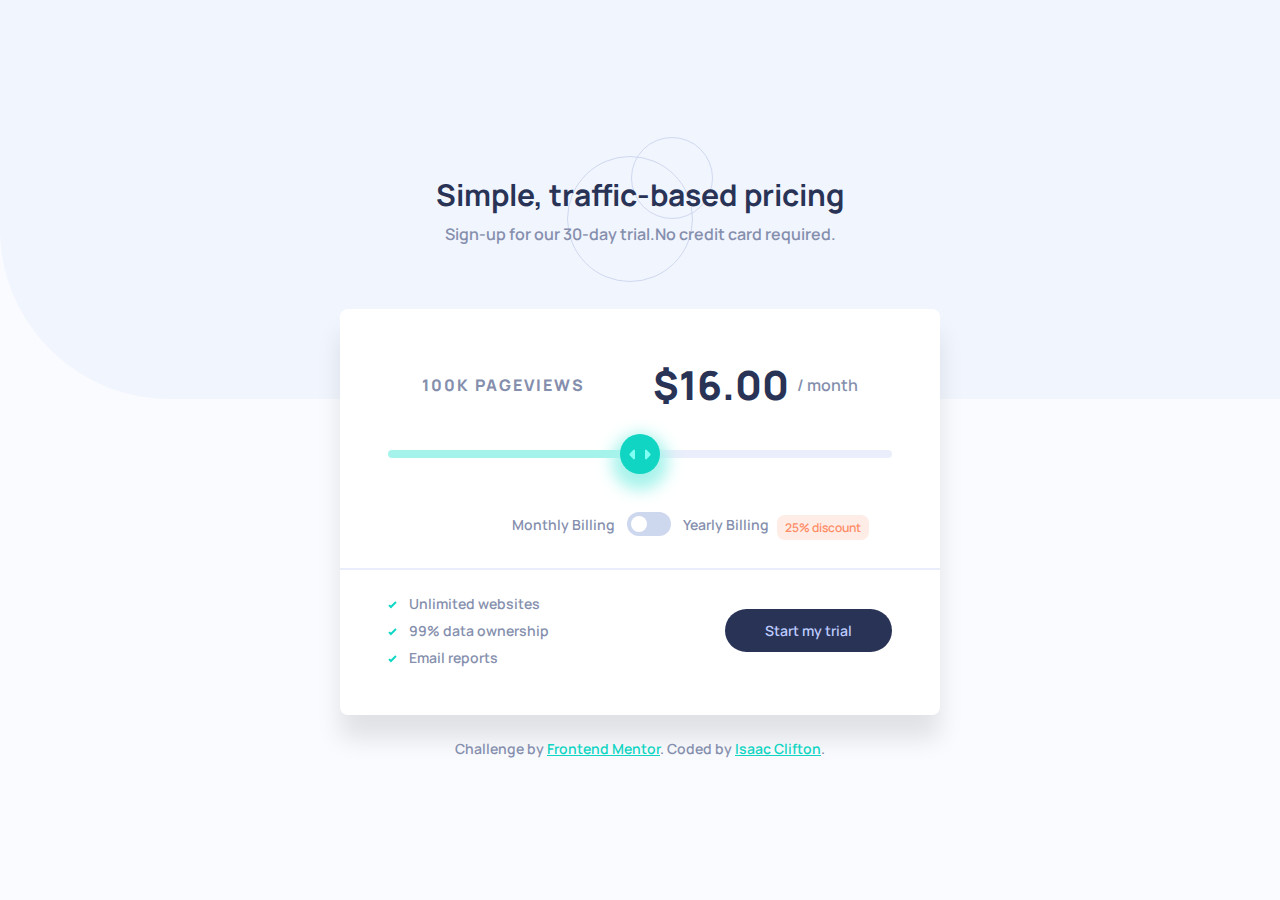
<file: index.html>
<!DOCTYPE html>
<html lang="en">
<head>
  <meta charset="UTF-8">
  <meta name="viewport" content="width=device-width, initial-scale=1.0"> <!-- displays site properly based on user's device -->

  <link rel="icon" type="image/png" sizes="32x32" href="./images/favicon-32x32.png">
  <link rel="stylesheet" href="./style.css">
  
  <title>Interactive pricing component</title>

</head>
<body>
    <header>
      <h1 class="centerText">Simple, traffic-based pricing</h1>
      <p class="centerText" id="sub">Sign-up for our 30-day trial.<br>No credit card required.</p>
    </header>
    <main>
      <form action="#">
          <div class="range-container">
              <span class="view-container">
                <span id="views">100K</span> Pageviews
              </span>
              <br>
              <input type="range"
                      min="0"
                      max="80"
                      step="1"
                      aria-label="Select the number of pageviews for your plan"
                      id="range-input">
              <br>
              <div class="price-container">
                <span id="price">$16.00</span>
                <span id="duration">/ month</span>
              </div>
          </div>
  
          <div class="switch-container">
              <span>Monthly Billing</span>
              <label class="switch">
                <input type="checkbox"
                        aria-label="toggle billing duration"
                        id="switch-input">
                <span class="slider"></span>
              </label>
              <span>Yearly Billing 
                <span class="yearly">
                  <span class="yearly--mobile">-25%</span>
                  <span class="yearly--desktop">25% discount</span>
                </span>
              </span>
          </div>
  
          <hr>
  
          <div class="features">
            <ul>
              <li><img src="./images/icon-check.svg" alt=""><span>Unlimited websites</span></li>
              <li><img src="./images/icon-check.svg" alt=""><span>99% data ownership</span></li>
              <li><img src="./images/icon-check.svg" alt=""><span>Email reports</span></li>
            </ul>
            <button type="submit" aria-label="Start my trial">Start my trial</button>
          </div>
      </form>
    </main>
  <footer>
    Challenge by <a href="https://www.frontendmentor.io?ref=challenge" target="_blank">Frontend Mentor</a>. 
    Coded by <a href="#">Isaac Clifton</a>.
  </footer>
</body>
</html>
</file>
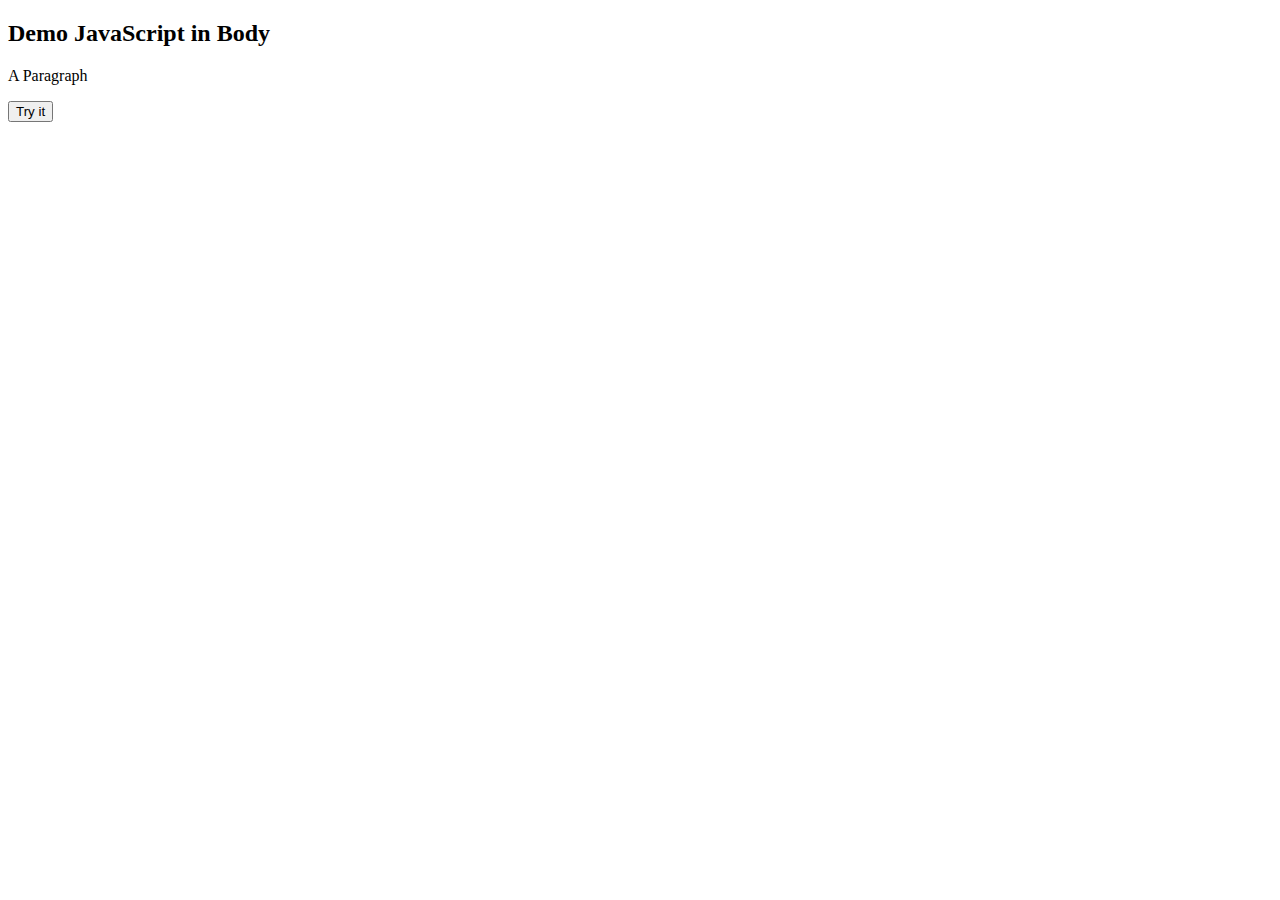
<file: js.html>
<!DOCTYPE html>
<html>
<body>

<h2>Demo JavaScript in Body</h2>

<p id="demo">A Paragraph</p>

<button id="butto" type="button" onclick="myFunction()">Try it</button>

<script>
function myFunction() {
  document.getElementById("demo").innerHTML = "Paragraph changed.";
  document.getElementById("butto").setAttribute("onClick", "anotherFunction()");
}
function anotherFunction() {
    document.getElementById("demo").innerHTML = "Paragraph changed again.";
    document.getElementById("butto").setAttribute("onClick", "anotherOtherFunction()");
    document.getElementById("butto").innerHTML = "Reset";
}
function anotherOtherFunction() {
    document.getElementById("demo").innerHTML = "A Paragraph";
    document.getElementById("butto").innerHTML = "Try it";
    document.getElementById("butto").setAttribute("onClick", "myFunction()");
}
</script>

</body>
</html>
</file>
<file: style.css>
@import url('https://fonts.googleapis.com/css2?family=Manrope:wght@600;800&display=swap');

*{
    padding: 0;
    margin: 0;
    box-sizing: border-box;
}

:root{
    --body-bg: hsl(230, 100%, 99%);
    --text: hsl(225, 20%, 60%);
    --empty-slide-bar: hsl(224, 65%, 95%);
    --slider-hover-bg: hsl(176, 65%, 40%);
    --toggle-bar: hsl(223, 50%, 87%);
    --checkbox-hover: hsl(174, 77%, 80%);
    --checkbox-active: hsl(174, 86%, 45%);
    --discount-bg: hsl(14, 92%, 95%);
    --discount-text: hsl(15, 100%, 70%);
    --button-clr: hsl(226, 100%, 87%);
    --button-bg: hsl(227, 35%, 25%);
    --white: hsl(0, 0%, 100%);

    --fs-xs: 0.75rem;           /*12px*/
    --fs-s: 0.8125rem;          /*13px*/
    --fs-l: 1.25rem;            /*20px*/
    --fs-xl: 2rem;              /*32px*/
}

body{
    min-height: 100vh;
    color: var(--text);
    background: url('./images/bg-pattern.svg') no-repeat, var(--body-bg);
    font-size: var(--fs-s);
    font-family: 'Manrope', sans-serif;
    font-weight: 600;
    display: flex;
    flex-direction: column;
    justify-content: center;
    align-items: center;
    text-align: center;
}

header{
    background: url('./images/pattern-circles.svg') no-repeat center;
    padding: 3rem 0;
    margin-top: 2rem;
}

header h1{
    color: var(--button-bg);
    font-size: var(--fs-l);
    margin-bottom: .5rem;
}

main{
    max-width: 600px;
    width: 100%;
    background: var(--white);
    padding: 2rem 1.5rem;
    -webkit-border-radius: .5rem;
    -moz-border-radius: .5rem;
    -ms-border-radius: .5rem;
    -o-border-radius: .5rem;
    border-radius: .5rem;
    box-shadow: 0 3px 3px 0 rgba(0, 0, 0, 0.1);
}

main form .range-container .view-container{
    font-size: var(--fs-s);
    font-weight: 800;
    text-transform: uppercase;
    letter-spacing: 2px;
}

.range-container input[type='range'] {
    width: 100%;
    height: .5rem;
    background: linear-gradient(
        to right,
        var(--checkbox-hover) 0%,
        var(--checkbox-hover) 50%,
        var(--empty-slide-bar) 50%,
        var(--empty-slide-bar) 100%
        );
    margin: 2.25rem 0;
    -webkit-border-radius: .5rem;
    -moz-border-radius: .5rem;
    -ms-border-radius: .5rem;
    -o-border-radius: .5rem;
    border-radius: .5rem;
    outline: none;
    -webkit-appearance: none;
    -moz-appearance: none;
    appearance: none;
}

input[type='range']::-webkit-slider-thumb {
    width: 2.25rem;
    height: 2.25rem;
    background: url('./images/icon-slider.svg') no-repeat center, var(--checkbox-active);
    border-radius: 50%;
    box-shadow: 0 .5rem 1rem .5rem hsla(174, 77%, 80%);
    cursor: pointer;
    -webkit-appearance: none;
    -moz-appearance: none;
    appearance: none;
}

input[type='range']::-webkit-slider-thumb:hover{
    background-color: hsl(174, 86%, 50%);
}

input[type='range']::-webkit-slider-thumb:active{
    background-color: var(--slider-hover-bg);
}

.range-container .price-container{
    display: flex;
    justify-content: center;
    align-items: center;
    gap: .5rem;
}

.price-container #price{
    color: var(--button-bg);
    font-size: var(--fs-xl);
    font-weight: 800;
}

form .switch-container{
    display: flex;
    justify-content: center;
    align-items: center;
    gap: .75rem;
    margin: 1.5rem 0 1.5rem 0;
    position: relative;
}

.switch-container > span{
    font-size: var(--fs-xs);
}

span .yearly{
    position: absolute;
    color: var(--discount-text);
    background: var(--discount-bg);
    font-size: 10px;
    padding: .25rem .5rem;
    margin-left: .5rem;
    -webkit-border-radius: .5rem;
    -moz-border-radius: .5rem;
    -ms-border-radius: .5rem;
    -o-border-radius: .5rem;
    border-radius: .5rem;
}

.yearly--mobile{
    display: inline;
}

.yearly--desktop{
    display: none;
}

.switch-container .switch {
    position: relative;
    width: 2.5rem;
    height: 1.25rem;
}

.switch #switch-input {
    opacity: 0;
    width: 0;
    height: 0;
}

.switch .slider {
    position: absolute;
    inset: 0;
    background: var(--toggle-bar);
    -webkit-border-radius: 1.5rem;
    -moz-border-radius: 1.5rem;
    -ms-border-radius: 1.5rem;
    -o-border-radius: 1.5rem;
    border-radius: 1.5rem;
    -webkit-transition: all .2s ease-out;
    -moz-transition: all .2s ease-out;
    -ms-transition: all .2s ease-out;
    -o-transition: all .2s ease-out;
    transition: all .2s ease-out;
    cursor: pointer;
}

.slider:before {
    position: absolute;
    content: "";
    left: .25rem;
    bottom: .25rem;
    height: .75rem;
    width: .75rem;
    background: var(--white);
    -webkit-border-radius: 50%;
    -moz-border-radius: 50%;
    -ms-border-radius: 50%;
    -o-border-radius: 50%;
    border-radius: 50%;
    -webkit-transition: all .2s ease-out;
    -moz-transition: all .2s ease-out;
    -ms-transition: all .2s ease-out;
    -o-transition: all .2s ease-out;
    transition: all .2s ease-out;
}
#switch-input:hover + .slider{
    background: var(--checkbox-hover);
}

#switch-input:checked + .slider {
    background: var(--checkbox-active);
}

#switch-input:checked + .slider:before {
    -webkit-transform: translate(1.25rem);
    -moz-transform: translate(1.25rem);
    -ms-transform: translate(1.25rem);
    -o-transform: translate(1.25rem);
    transform: translate(1.25rem);
}

form hr{
    display: block;
    height: 1px;
    border: 0;
    border-top: 2px solid var(--empty-slide-bar);
    margin: 1.5rem 0;
}

form .features{
    display: flex;
    flex-direction: column;
    gap: 2rem;
}

.features ul{
    list-style-type: none;
    display: grid;
    gap: .5rem;
    font-size: var(--fs-xs);
}

ul li img{
    margin-right: .75rem;
}

.features button{
    width: max-content;
    color: var(--button-clr);
    background: var(--button-bg);
    font-size: var(--fs-xs);
    font-family: 'Manrope', sans-serif;
    font-weight: 600;
    padding: .75rem 2.5rem;
    margin: 0 auto;
    border: none;
    -webkit-border-radius: 1.5rem;
    -moz-border-radius: 1.5rem;
    -ms-border-radius: 1.5rem;
    -o-border-radius: 1.5rem;
    border-radius: 1.5rem;
    cursor: pointer;
}

.features button:hover{
    color: var(--white);
}

footer{
    font-size: var(--fs-xs);
    margin-bottom: 1rem;
}

footer a{
    color: var(--checkbox-active);
}

footer a:hover{
    text-decoration: none;
}

@media(min-width: 370px){
    main{
        width: calc(100% - 3rem);
        margin: 1.5rem;
        margin-top: 1rem;
    }
    form hr{
        width: calc(100% + 3rem);
        margin-left: -1.5rem;
    }
}

@media(min-width: 750px){
    body{
        background-size: 100% auto;
    }
    :root{
        --fs-xs: 0.875rem;          /*13px*/
        --fs-s: 1rem;               /*16px*/
        --fs-l: 1.875rem;          /*30px*/
        --fs-xl: 2.5rem;            /*40px*/
    }
    header{
        margin-top: 0;
    }
    header br{
        display: none;
    }
    main{
        padding: 3rem;
        box-shadow: 0 1.5rem 1.5rem 0 rgba(0, 0, 0, 0.1);
    }
    form .range-container{
        display: grid;
        align-items: center;
    }
    .range-container .view-container,
    .range-container .price-container{
        grid-row: 1/2;
    }
    .range-container input{
        grid-column: 1/3;
    }
    .range-container input[type='range']{
        margin: 1rem 0 2rem 0;
    }
    input[type='range']::-webkit-slider-thumb {
        width: 2.5rem;
        height: 2.5rem;
    }
    form .switch-container{
        margin: 0 0 2rem 0;
    }
    .switch-container .switch {
        width: 2.75rem;
        height: 1.5rem;
    }
    .slider:before{
        width: 1rem;
        height: 1rem;
    }
    .yearly--mobile{
        display: none;
    }
    .yearly--desktop{
        font-size: 12px;
        display: inline;
    }
    form hr{
        width: calc(100% + 6rem);
        margin-left: -3rem;
    }
    form .features{
        flex-direction: row;
        justify-content: space-between;
        align-items: center;
        text-align: left;
    }
    .features button{
        margin: 0;
    }
}
</file>
